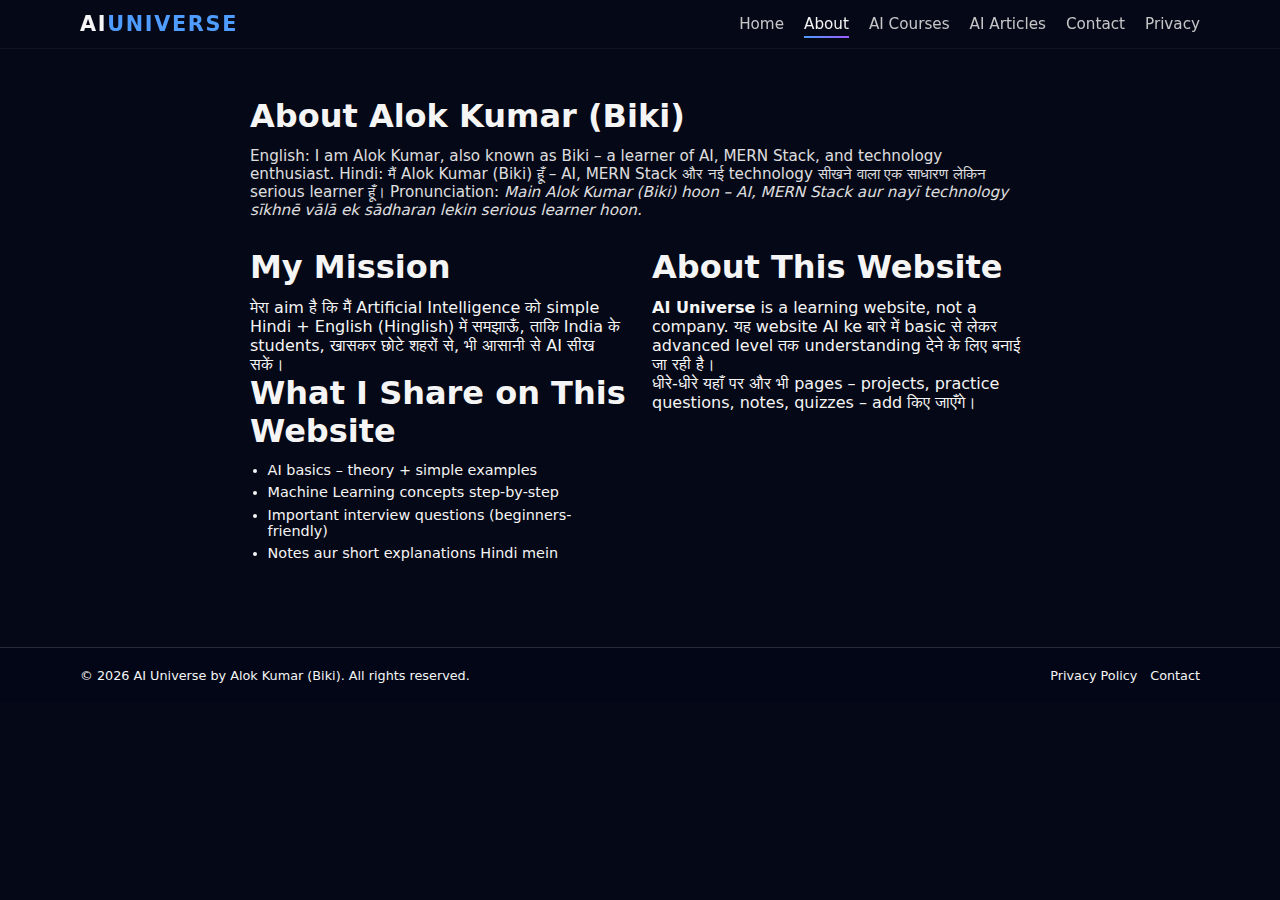
<file: about.html>
<!DOCTYPE html>
<html lang="en">
<head>
  <meta charset="UTF-8" />
  <meta name="viewport" content="width=device-width, initial-scale=1.0" />
  <title>About Alok Kumar | AI Universe</title>
  <meta name="description" content="Know about Alok Kumar (Biki), creator of AI Universe. Learn AI in simple Hindi + English.">
  <link rel="stylesheet" href="style.css" />
  <script defer src="script.js"></script>
</head>
<body>
  <header class="site-header">
    <div class="container nav-container">
      <a href="index.html" class="logo">AI<span>Universe</span></a>
      <nav class="nav-links" id="navLinks">
        <a href="index.html">Home</a>
        <a href="about.html" class="active">About</a>
        <a href="services.html">AI Courses</a>
        <a href="blog.html">AI Articles</a>
        <a href="contact.html">Contact</a>
        <a href="privacy-policy.html">Privacy</a>
      </nav>
      <button class="menu-toggle" id="menuToggle">☰</button>
    </div>
  </header>

  <section class="section">
    <div class="container narrow">
      <h1>About Alok Kumar (Biki)</h1>
      <p class="section-lead">
        English: I am Alok Kumar, also known as Biki – a learner of AI, MERN Stack, and technology enthusiast.  
        Hindi: मैं Alok Kumar (Biki) हूँ – AI, MERN Stack और नई technology सीखने वाला एक साधारण लेकिन serious learner हूँ।  
        Pronunciation: <em>Main Alok Kumar (Biki) hoon – AI, MERN Stack aur nayī technology sīkhnē vālā ek sādharan lekin serious learner hoon.</em>
      </p>

      <div class="about-grid">
        <div>
          <h2>My Mission</h2>
          <p>
            मेरा aim है कि मैं Artificial Intelligence को simple Hindi + English (Hinglish) में समझाऊँ,  
            ताकि India के students, खासकर छोटे शहरों से, भी आसानी से AI सीख सकें।
          </p>
          <h2>What I Share on This Website</h2>
          <ul class="list">
            <li>AI basics – theory + simple examples</li>
            <li>Machine Learning concepts step-by-step</li>
            <li>Important interview questions (beginners-friendly)</li>
            <li>Notes aur short explanations Hindi mein</li>
          </ul>
        </div>
        <div>
          <h2>About This Website</h2>
          <p>
            <strong>AI Universe</strong> is a learning website, not a company.  
            यह website AI ke बारे में basic से लेकर advanced level तक understanding देने के लिए बनाई जा रही है।
          </p>
          <p>
            धीरे-धीरे यहाँ पर और भी pages – projects, practice questions, notes, quizzes – add किए जाएँगे।
          </p>
        </div>
      </div>
    </div>
  </section>

  <footer class="site-footer">
    <div class="container footer-inner">
      <p>&copy; <span id="year"></span> AI Universe by Alok Kumar (Biki). All rights reserved.</p>
      <div class="footer-links">
        <a href="privacy-policy.html">Privacy Policy</a>
        <a href="contact.html">Contact</a>
      </div>
    </div>
  </footer>
</body>
</html>
</file>
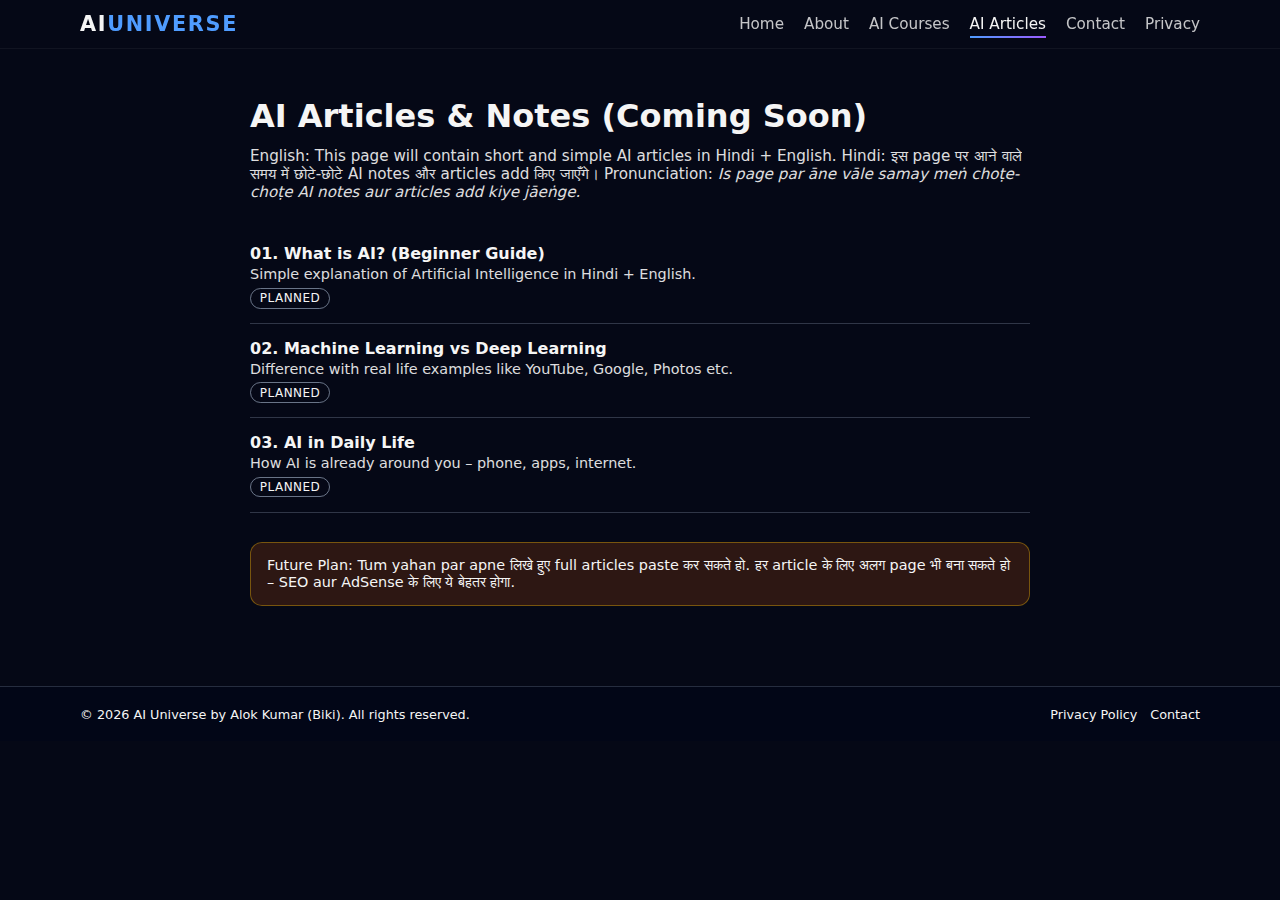
<file: blog.html>
<!DOCTYPE html>
<html lang="en">
<head>
  <meta charset="UTF-8" />
  <meta name="viewport" content="width=device-width, initial-scale=1.0" />
  <title>AI Articles & Notes | AI Universe</title>
  <meta name="description" content="Simple AI articles in Hindi + English. Learn AI concepts step-by-step with Alok Kumar.">
  <link rel="stylesheet" href="style.css" />
  <script defer src="script.js"></script>
</head>
<body>
  <header class="site-header">
    <div class="container nav-container">
      <a href="index.html" class="logo">AI<span>Universe</span></a>
      <nav class="nav-links" id="navLinks">
        <a href="index.html">Home</a>
        <a href="about.html">About</a>
        <a href="services.html">AI Courses</a>
        <a href="blog.html" class="active">AI Articles</a>
        <a href="contact.html">Contact</a>
        <a href="privacy-policy.html">Privacy</a>
      </nav>
      <button class="menu-toggle" id="menuToggle">☰</button>
    </div>
  </header>

  <section class="section">
    <div class="container narrow">
      <h1>AI Articles & Notes (Coming Soon)</h1>
      <p class="section-lead">
        English: This page will contain short and simple AI articles in Hindi + English.  
        Hindi: इस page पर आने वाले समय में छोटे-छोटे AI notes और articles add किए जाएँगे।  
        Pronunciation: <em>Is page par āne vāle samay meṅ choṭe-choṭe AI notes aur articles add kiye jāeṅge.</em>
      </p>

      <ul class="article-list">
        <li>
          <h3>01. What is AI? (Beginner Guide)</h3>
          <p>Simple explanation of Artificial Intelligence in Hindi + English.</p>
          <span class="tag">Planned</span>
        </li>
        <li>
          <h3>02. Machine Learning vs Deep Learning</h3>
          <p>Difference with real life examples like YouTube, Google, Photos etc.</p>
          <span class="tag">Planned</span>
        </li>
        <li>
          <h3>03. AI in Daily Life</h3>
          <p>How AI is already around you – phone, apps, internet.</p>
          <span class="tag">Planned</span>
        </li>
      </ul>

      <div class="notice-box">
        <p>
          Future Plan: Tum yahan par apne लिखे हुए full articles paste कर सकते हो.  
          हर article के लिए अलग page भी बना सकते हो – SEO aur AdSense के लिए ये बेहतर होगा.
        </p>
      </div>
    </div>
  </section>

  <footer class="site-footer">
    <div class="container footer-inner">
      <p>&copy; <span id="year"></span> AI Universe by Alok Kumar (Biki). All rights reserved.</p>
      <div class="footer-links">
        <a href="privacy-policy.html">Privacy Policy</a>
        <a href="contact.html">Contact</a>
      </div>
    </div>
  </footer>
</body>
</html>
</file>
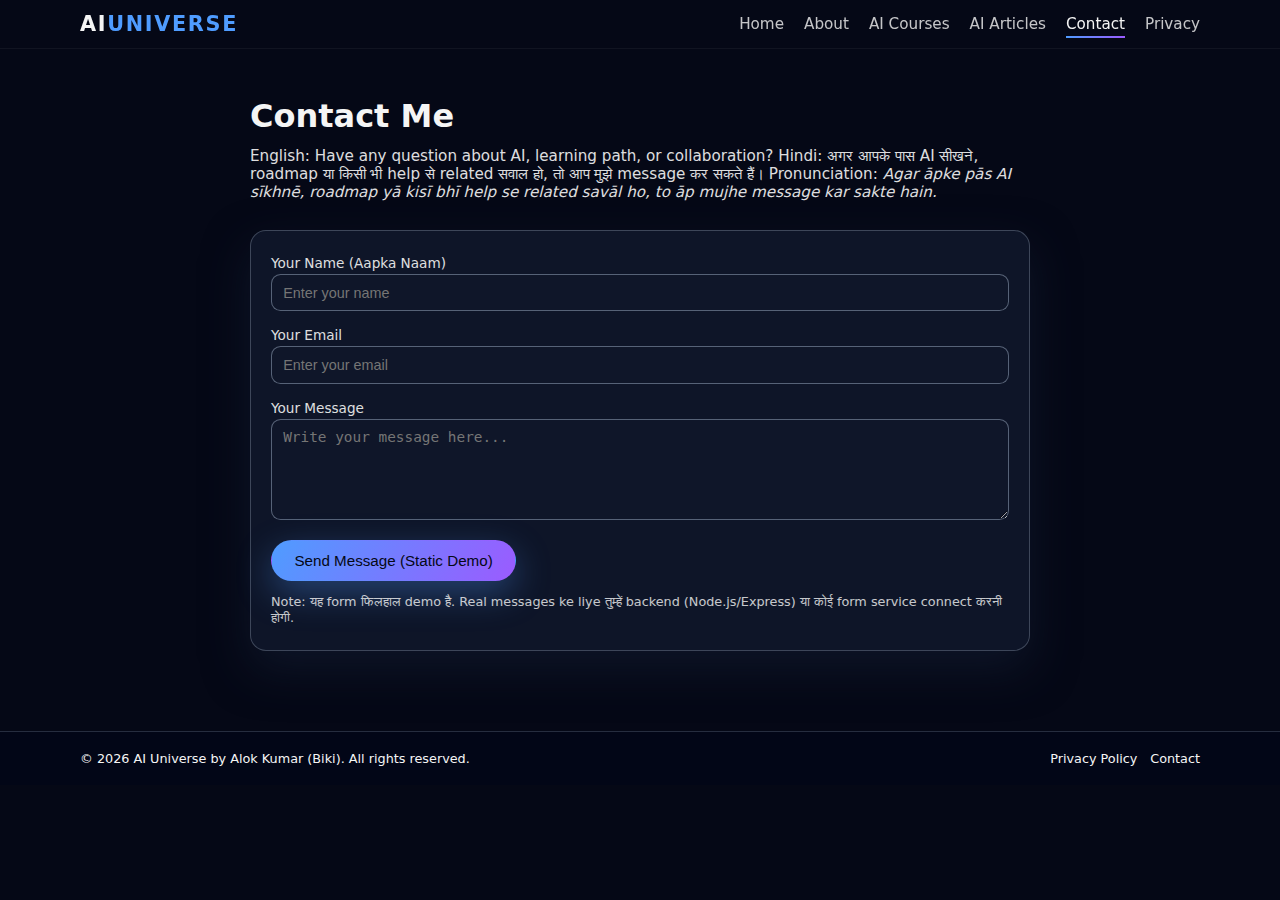
<file: contact.html>
<!DOCTYPE html>
<html lang="en">
<head>
  <meta charset="UTF-8" />
  <meta name="viewport" content="width=device-width, initial-scale=1.0" />
  <title>Contact | AI Universe by Alok</title>
  <meta name="description" content="Contact Alok Kumar (Biki) for AI learning guidance or collaboration.">
  <link rel="stylesheet" href="style.css" />
  <script defer src="script.js"></script>
</head>
<body>
  <header class="site-header">
    <div class="container nav-container">
      <a href="index.html" class="logo">AI<span>Universe</span></a>
      <nav class="nav-links" id="navLinks">
        <a href="index.html">Home</a>
        <a href="about.html">About</a>
        <a href="services.html">AI Courses</a>
        <a href="blog.html">AI Articles</a>
        <a href="contact.html" class="active">Contact</a>
        <a href="privacy-policy.html">Privacy</a>
      </nav>
      <button class="menu-toggle" id="menuToggle">☰</button>
    </div>
  </header>

  <section class="section">
    <div class="container narrow">
      <h1>Contact Me</h1>
      <p class="section-lead">
        English: Have any question about AI, learning path, or collaboration?  
        Hindi: अगर आपके पास AI सीखने, roadmap या किसी भी help से related सवाल हो, तो आप मुझे message कर सकते हैं।  
        Pronunciation: <em>Agar āpke pās AI sīkhnē, roadmap yā kisī bhī help se related savāl ho, to āp mujhe message kar sakte hain.</em>
      </p>

      <!-- NOTE: This is a static form. For real email sending, backend या form service (Formspree आदि) use करना होगा -->
      <form class="contact-form">
        <div class="form-group">
          <label for="name">Your Name (Aapka Naam)</label>
          <input type="text" id="name" name="name" placeholder="Enter your name" required />
        </div>
        <div class="form-group">
          <label for="email">Your Email</label>
          <input type="email" id="email" name="email" placeholder="Enter your email" required />
        </div>
        <div class="form-group">
          <label for="message">Your Message</label>
          <textarea id="message" name="message" rows="5" placeholder="Write your message here..." required></textarea>
        </div>
        <button type="submit" class="btn primary" disabled>
          Send Message (Static Demo)
        </button>
        <p class="form-note">
          Note: यह form फिलहाल demo है. Real messages ke liye तुम्हें backend (Node.js/Express) या कोई form service connect करनी होगी.
        </p>
      </form>
    </div>
  </section>

  <footer class="site-footer">
    <div class="container footer-inner">
      <p>&copy; <span id="year"></span> AI Universe by Alok Kumar (Biki). All rights reserved.</p>
      <div class="footer-links">
        <a href="privacy-policy.html">Privacy Policy</a>
        <a href="contact.html">Contact</a>
      </div>
    </div>
  </footer>
</body>
</html>
</file>
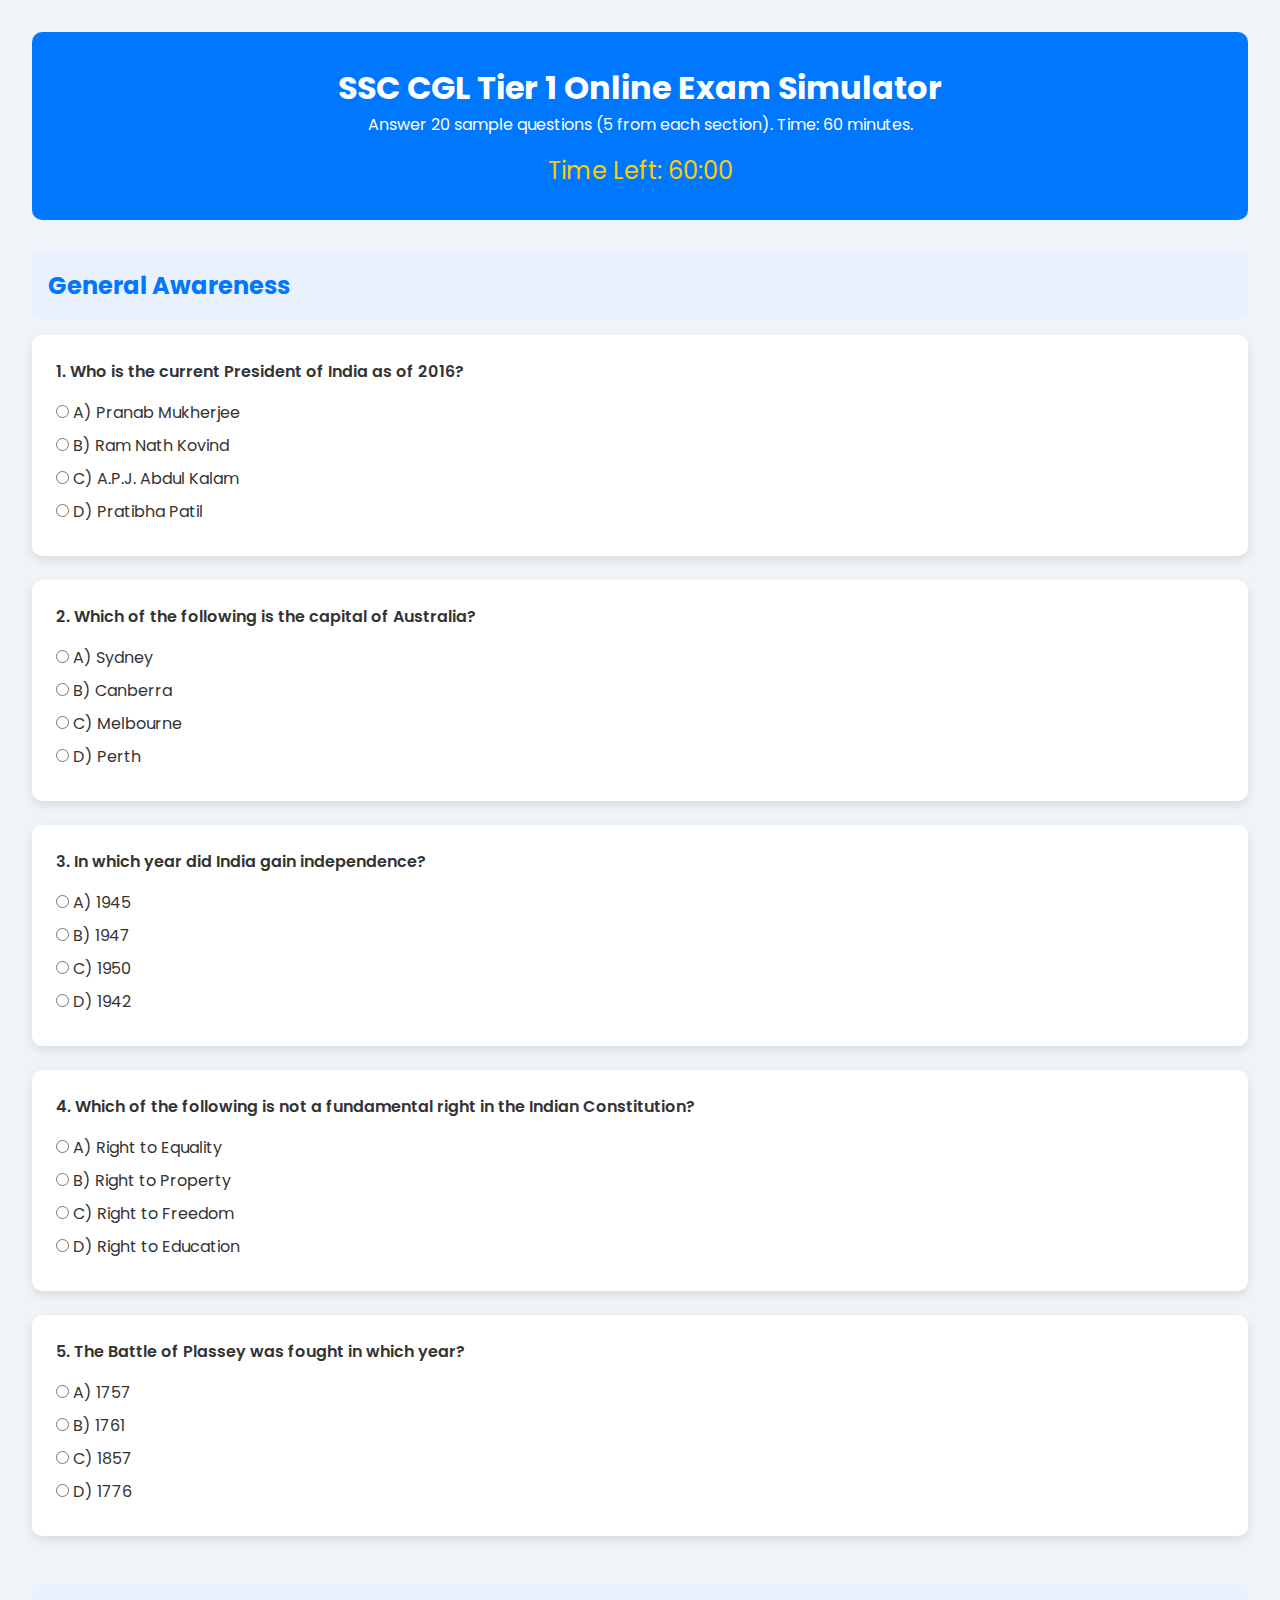
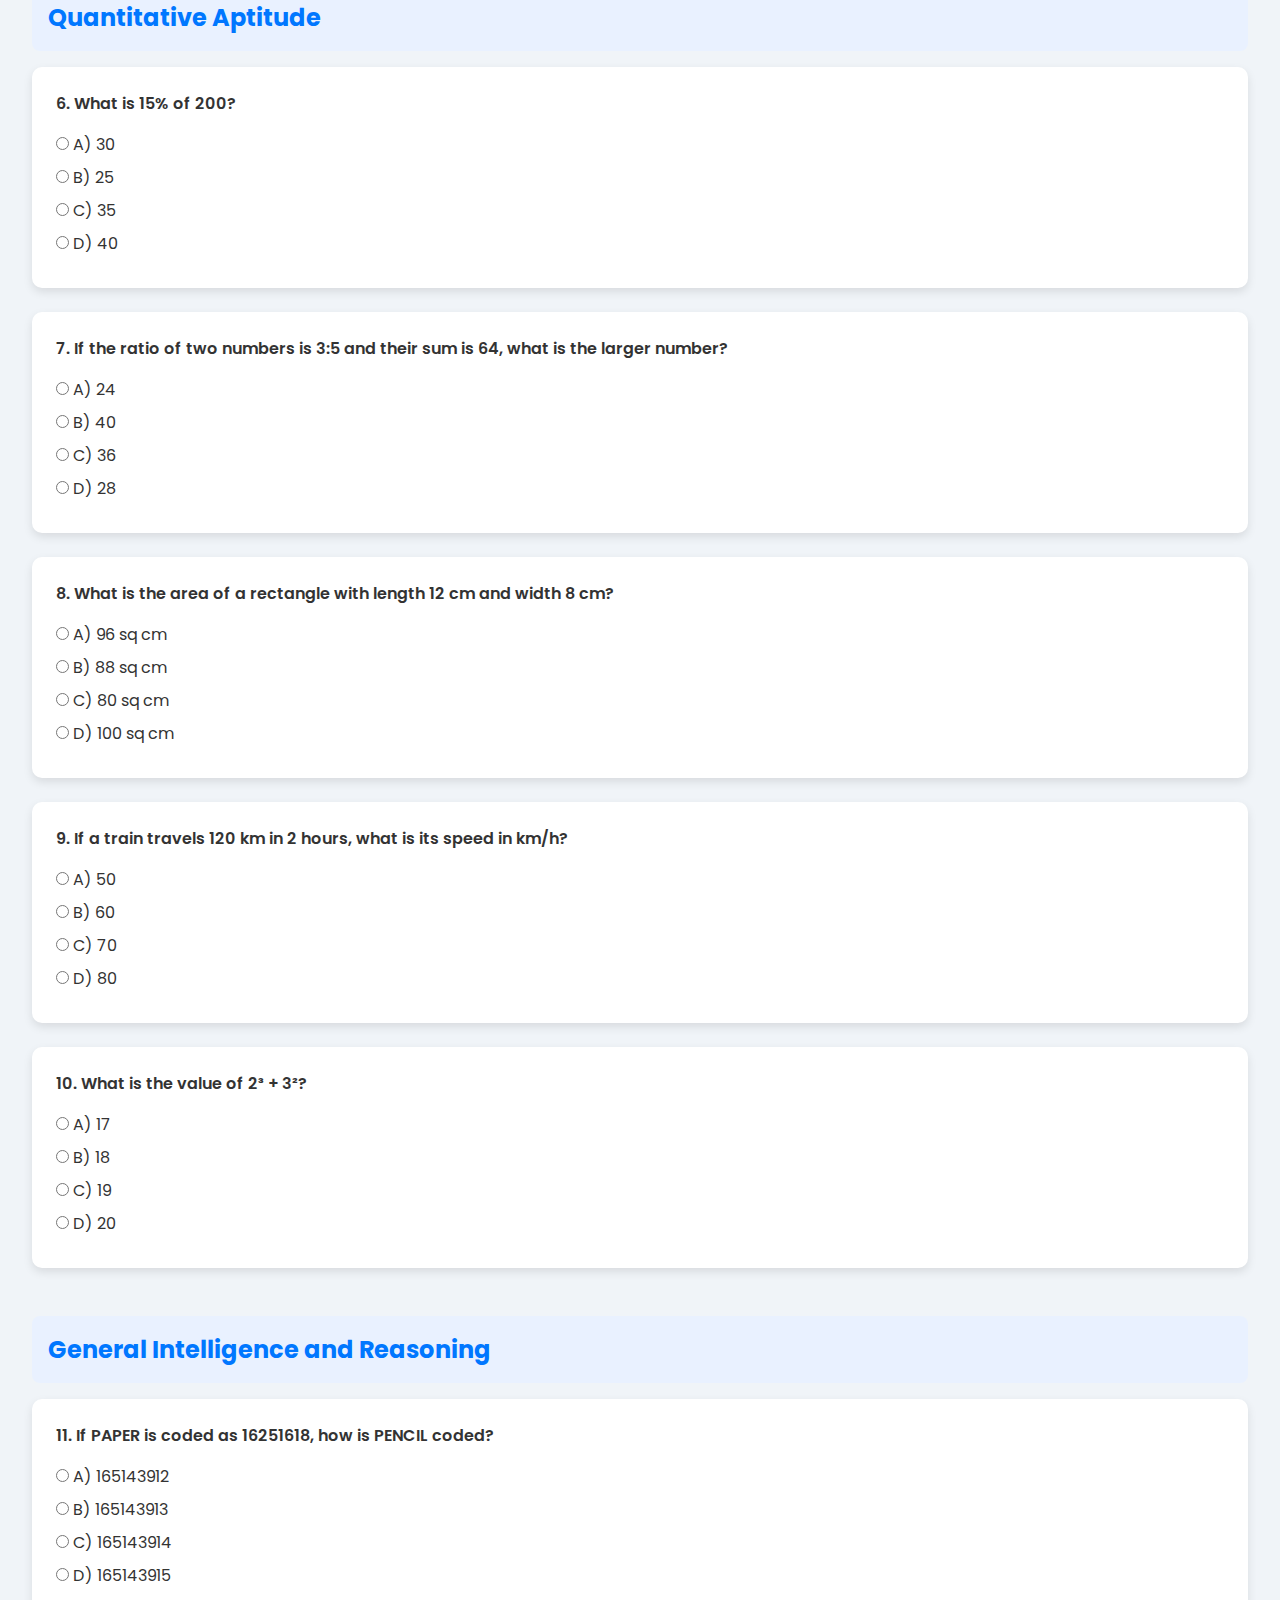
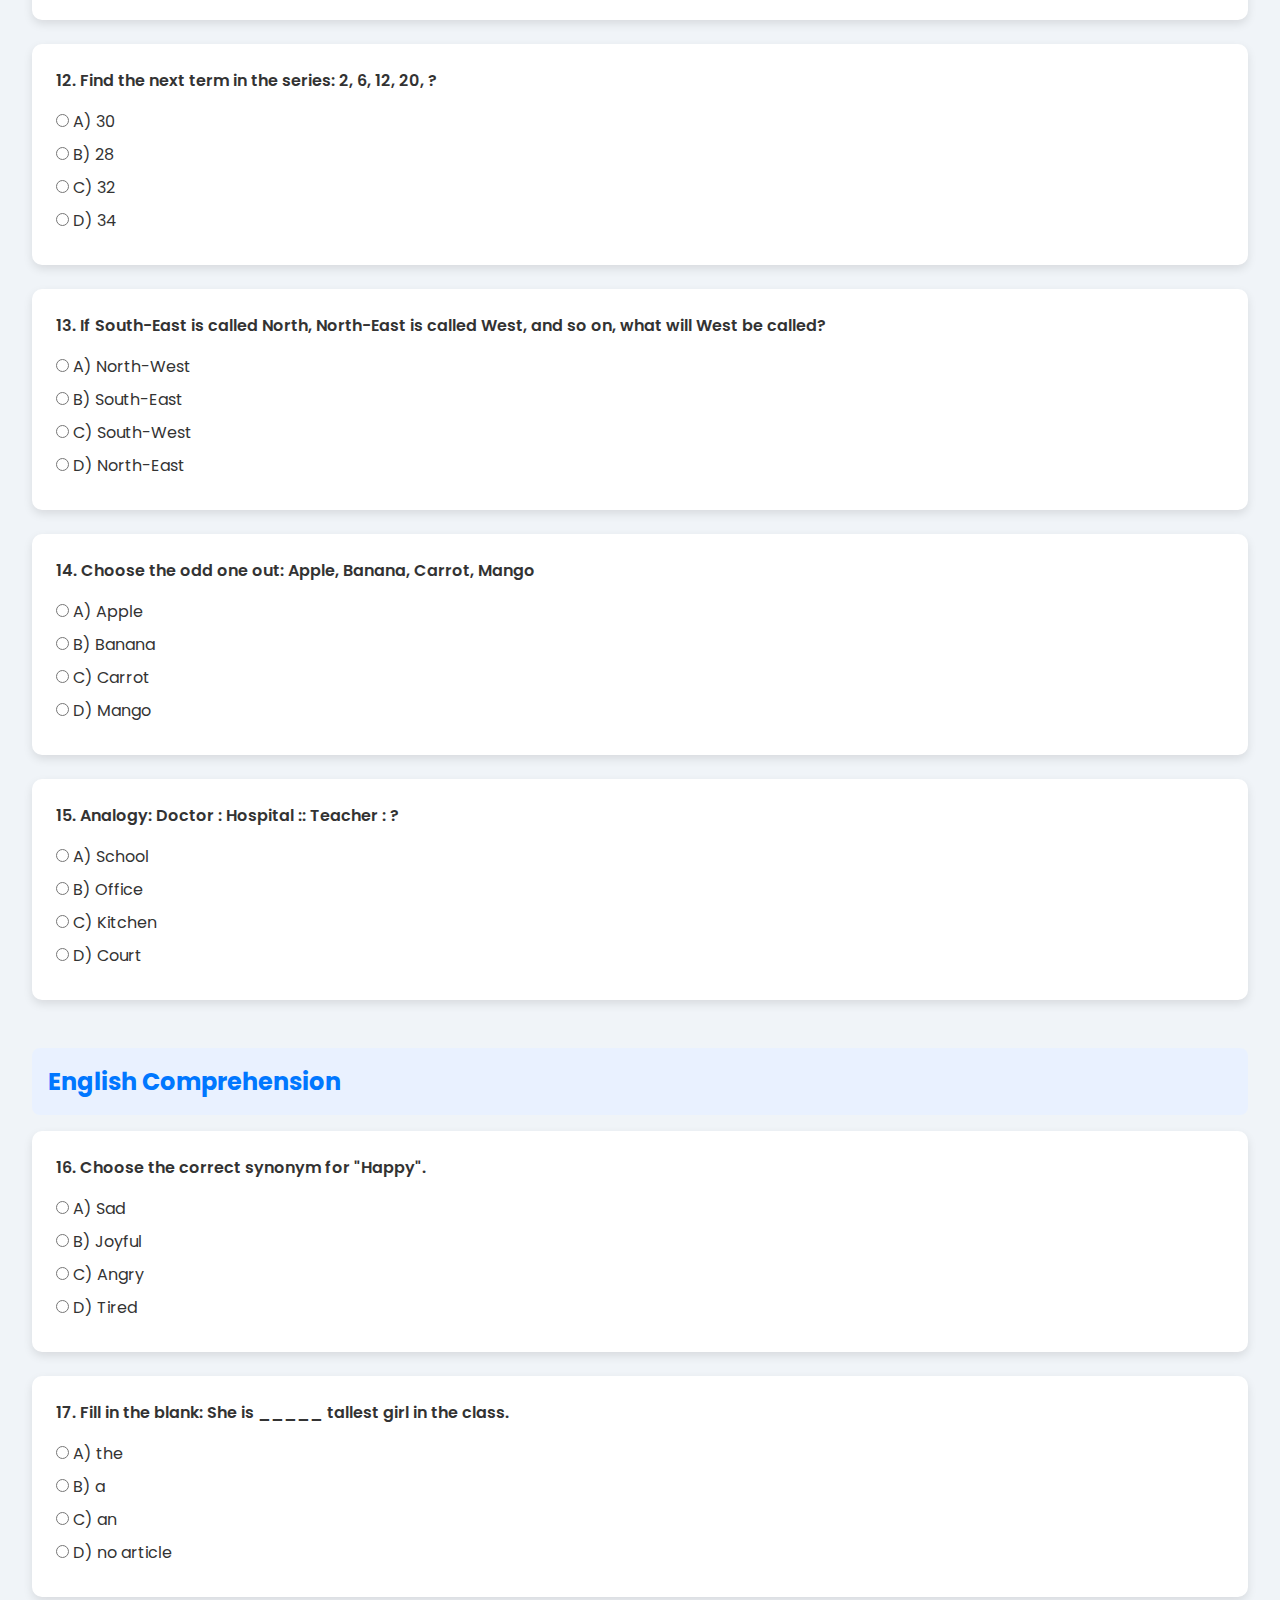
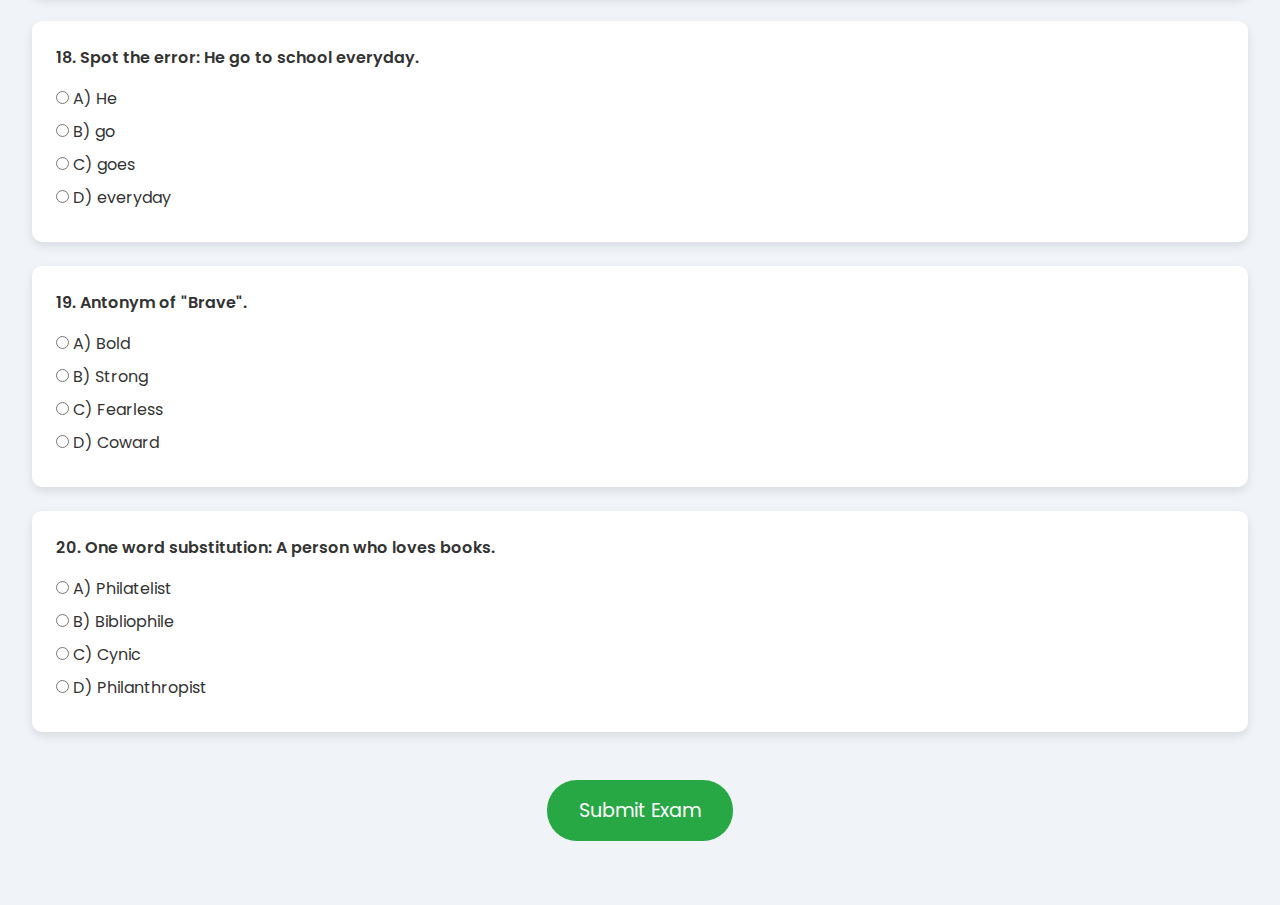
<file: exam.html>
<!DOCTYPE html>
<html lang="en">
<head>
    <meta charset="UTF-8">
    <meta name="viewport" content="width=device-width, initial-scale=1.0">
    <title>SSC Online Exam Simulator for CGL Tier 1</title>
    <!-- Google Fonts -->
    <link href="https://fonts.googleapis.com/css2?family=Poppins:wght@300;400;600&display=swap" rel="stylesheet">
    <style>
        * {
            margin: 0;
            padding: 0;
            box-sizing: border-box;
            font-family: 'Poppins', sans-serif;
        }
        body {
            background: #f0f4f8;
            color: #333;
            padding: 2rem;
        }
        header {
            text-align: center;
            padding: 2rem;
            background: #0077ff;
            color: white;
            border-radius: 10px;
            margin-bottom: 2rem;
        }
        header h1 {
            font-size: 2rem;
        }
        #timer {
            font-size: 1.5rem;
            margin-top: 1rem;
            color: #ffcc00;
        }
        .section {
            margin-bottom: 3rem;
        }
        .section h2 {
            background: #e9f1ff;
            padding: 1rem;
            border-radius: 8px;
            margin-bottom: 1rem;
            color: #0077ff;
        }
        .question {
            background: white;
            padding: 1.5rem;
            border-radius: 10px;
            box-shadow: 0 4px 10px rgba(0,0,0,0.1);
            margin-bottom: 1.5rem;
        }
        .question p {
            font-weight: 600;
            margin-bottom: 1rem;
        }
        .options label {
            display: block;
            margin-bottom: 0.5rem;
            cursor: pointer;
        }
        #submit {
            display: block;
            margin: 2rem auto;
            padding: 1rem 2rem;
            background: #28a745;
            color: white;
            border: none;
            border-radius: 30px;
            font-size: 1.2rem;
            cursor: pointer;
            transition: background 0.3s ease;
        }
        #submit:hover {
            background: #218838;
        }
        #score {
            text-align: center;
            font-size: 1.5rem;
            margin-top: 2rem;
            color: #0077ff;
        }
        @media (max-width: 768px) {
            body { padding: 1rem; }
            header h1 { font-size: 1.5rem; }
        }
    </style>
    <script>
        let time = 3600; // 60 minutes in seconds
        const timerElement = document.getElementById('timer');
        const interval = setInterval(() => {
            time--;
            const minutes = Math.floor(time / 60);
            const seconds = time % 60;
            timerElement.textContent = `Time Left: ${minutes}:${seconds < 10 ? '0' : ''}${seconds}`;
            if (time <= 0) {
                clearInterval(interval);
                submitExam();
            }
        }, 1000);

        function submitExam() {
            clearInterval(interval);
            const form = document.getElementById('examForm');
            const questions = [
                // General Awareness answers
                'A', 'B', 'B', 'B', 'A',
                // Quantitative Aptitude
                'A', 'B', 'A', 'B', 'A',
                // General Intelligence and Reasoning
                'A', 'A', 'B', 'C', 'A',
                // English Comprehension (assuming typical, as data was cut off - I added samples)
                'B', 'A', 'C', 'D', 'B'
            ];
            let score = 0;
            for (let i = 0; i < questions.length; i++) {
                const selected = form.querySelector(`input[name="q${i+1}"]:checked`);
                if (selected && selected.value === questions[i]) {
                    score += 2; // 2 marks per question
                }
            }
            document.getElementById('score').textContent = `Your Score: ${score} / 40`;
            form.style.display = 'none';
            document.getElementById('submit').style.display = 'none';
        }
    </script>
</head>
<body>
    <header>
        <h1>SSC CGL Tier 1 Online Exam Simulator</h1>
        <p>Answer 20 sample questions (5 from each section). Time: 60 minutes.</p>
        <div id="timer">Time Left: 60:00</div>
    </header>

    <form id="examForm">
        <div class="section">
            <h2>General Awareness</h2>
            <div class="question">
                <p>1. Who is the current President of India as of 2016?</p>
                <div class="options">
                    <label><input type="radio" name="q1" value="A"> A) Pranab Mukherjee</label>
                    <label><input type="radio" name="q1" value="B"> B) Ram Nath Kovind</label>
                    <label><input type="radio" name="q1" value="C"> C) A.P.J. Abdul Kalam</label>
                    <label><input type="radio" name="q1" value="D"> D) Pratibha Patil</label>
                </div>
            </div>
            <div class="question">
                <p>2. Which of the following is the capital of Australia?</p>
                <div class="options">
                    <label><input type="radio" name="q2" value="A"> A) Sydney</label>
                    <label><input type="radio" name="q2" value="B"> B) Canberra</label>
                    <label><input type="radio" name="q2" value="C"> C) Melbourne</label>
                    <label><input type="radio" name="q2" value="D"> D) Perth</label>
                </div>
            </div>
            <div class="question">
                <p>3. In which year did India gain independence?</p>
                <div class="options">
                    <label><input type="radio" name="q3" value="A"> A) 1945</label>
                    <label><input type="radio" name="q3" value="B"> B) 1947</label>
                    <label><input type="radio" name="q3" value="C"> C) 1950</label>
                    <label><input type="radio" name="q3" value="D"> D) 1942</label>
                </div>
            </div>
            <div class="question">
                <p>4. Which of the following is not a fundamental right in the Indian Constitution?</p>
                <div class="options">
                    <label><input type="radio" name="q4" value="A"> A) Right to Equality</label>
                    <label><input type="radio" name="q4" value="B"> B) Right to Property</label>
                    <label><input type="radio" name="q4" value="C"> C) Right to Freedom</label>
                    <label><input type="radio" name="q4" value="D"> D) Right to Education</label>
                </div>
            </div>
            <div class="question">
                <p>5. The Battle of Plassey was fought in which year?</p>
                <div class="options">
                    <label><input type="radio" name="q5" value="A"> A) 1757</label>
                    <label><input type="radio" name="q5" value="B"> B) 1761</label>
                    <label><input type="radio" name="q5" value="C"> C) 1857</label>
                    <label><input type="radio" name="q5" value="D"> D) 1776</label>
                </div>
            </div>
        </div>

        <div class="section">
            <h2>Quantitative Aptitude</h2>
            <div class="question">
                <p>6. What is 15% of 200?</p>
                <div class="options">
                    <label><input type="radio" name="q6" value="A"> A) 30</label>
                    <label><input type="radio" name="q6" value="B"> B) 25</label>
                    <label><input type="radio" name="q6" value="C"> C) 35</label>
                    <label><input type="radio" name="q6" value="D"> D) 40</label>
                </div>
            </div>
            <div class="question">
                <p>7. If the ratio of two numbers is 3:5 and their sum is 64, what is the larger number?</p>
                <div class="options">
                    <label><input type="radio" name="q7" value="A"> A) 24</label>
                    <label><input type="radio" name="q7" value="B"> B) 40</label>
                    <label><input type="radio" name="q7" value="C"> C) 36</label>
                    <label><input type="radio" name="q7" value="D"> D) 28</label>
                </div>
            </div>
            <div class="question">
                <p>8. What is the area of a rectangle with length 12 cm and width 8 cm?</p>
                <div class="options">
                    <label><input type="radio" name="q8" value="A"> A) 96 sq cm</label>
                    <label><input type="radio" name="q8" value="B"> B) 88 sq cm</label>
                    <label><input type="radio" name="q8" value="C"> C) 80 sq cm</label>
                    <label><input type="radio" name="q8" value="D"> D) 100 sq cm</label>
                </div>
            </div>
            <div class="question">
                <p>9. If a train travels 120 km in 2 hours, what is its speed in km/h?</p>
                <div class="options">
                    <label><input type="radio" name="q9" value="A"> A) 50</label>
                    <label><input type="radio" name="q9" value="B"> B) 60</label>
                    <label><input type="radio" name="q9" value="C"> C) 70</label>
                    <label><input type="radio" name="q9" value="D"> D) 80</label>
                </div>
            </div>
            <div class="question">
                <p>10. What is the value of 2³ + 3²?</p>
                <div class="options">
                    <label><input type="radio" name="q10" value="A"> A) 17</label>
                    <label><input type="radio" name="q10" value="B"> B) 18</label>
                    <label><input type="radio" name="q10" value="C"> C) 19</label>
                    <label><input type="radio" name="q10" value="D"> D) 20</label>
                </div>
            </div>
        </div>

        <div class="section">
            <h2>General Intelligence and Reasoning</h2>
            <div class="question">
                <p>11. If PAPER is coded as 16251618, how is PENCIL coded?</p>
                <div class="options">
                    <label><input type="radio" name="q11" value="A"> A) 165143912</label>
                    <label><input type="radio" name="q11" value="B"> B) 165143913</label>
                    <label><input type="radio" name="q11" value="C"> C) 165143914</label>
                    <label><input type="radio" name="q11" value="D"> D) 165143915</label>
                </div>
            </div>
            <div class="question">
                <p>12. Find the next term in the series: 2, 6, 12, 20, ?</p>
                <div class="options">
                    <label><input type="radio" name="q12" value="A"> A) 30</label>
                    <label><input type="radio" name="q12" value="B"> B) 28</label>
                    <label><input type="radio" name="q12" value="C"> C) 32</label>
                    <label><input type="radio" name="q12" value="D"> D) 34</label>
                </div>
            </div>
            <div class="question">
                <p>13. If South-East is called North, North-East is called West, and so on, what will West be called?</p>
                <div class="options">
                    <label><input type="radio" name="q13" value="A"> A) North-West</label>
                    <label><input type="radio" name="q13" value="B"> B) South-East</label>
                    <label><input type="radio" name="q13" value="C"> C) South-West</label>
                    <label><input type="radio" name="q13" value="D"> D) North-East</label>
                </div>
            </div>
            <div class="question">
                <p>14. Choose the odd one out: Apple, Banana, Carrot, Mango</p>
                <div class="options">
                    <label><input type="radio" name="q14" value="A"> A) Apple</label>
                    <label><input type="radio" name="q14" value="B"> B) Banana</label>
                    <label><input type="radio" name="q14" value="C"> C) Carrot</label>
                    <label><input type="radio" name="q14" value="D"> D) Mango</label>
                </div>
            </div>
            <div class="question">
                <p>15. Analogy: Doctor : Hospital :: Teacher : ?</p>
                <div class="options">
                    <label><input type="radio" name="q15" value="A"> A) School</label>
                    <label><input type="radio" name="q15" value="B"> B) Office</label>
                    <label><input type="radio" name="q15" value="C"> C) Kitchen</label>
                    <label><input type="radio" name="q15" value="D"> D) Court</label>
                </div>
            </div>
        </div>

        <div class="section">
            <h2>English Comprehension</h2>
            <div class="question">
                <p>16. Choose the correct synonym for "Happy".</p>
                <div class="options">
                    <label><input type="radio" name="q16" value="A"> A) Sad</label>
                    <label><input type="radio" name="q16" value="B"> B) Joyful</label>
                    <label><input type="radio" name="q16" value="C"> C) Angry</label>
                    <label><input type="radio" name="q16" value="D"> D) Tired</label>
                </div>
            </div>
            <div class="question">
                <p>17. Fill in the blank: She is _____ tallest girl in the class.</p>
                <div class="options">
                    <label><input type="radio" name="q17" value="A"> A) the</label>
                    <label><input type="radio" name="q17" value="B"> B) a</label>
                    <label><input type="radio" name="q17" value="C"> C) an</label>
                    <label><input type="radio" name="q17" value="D"> D) no article</label>
                </div>
            </div>
            <div class="question">
                <p>18. Spot the error: He go to school everyday.</p>
                <div class="options">
                    <label><input type="radio" name="q18" value="A"> A) He</label>
                    <label><input type="radio" name="q18" value="B"> B) go</label>
                    <label><input type="radio" name="q18" value="C"> C) goes</label>
                    <label><input type="radio" name="q18" value="D"> D) everyday</label>
                </div>
            </div>
            <div class="question">
                <p>19. Antonym of "Brave".</p>
                <div class="options">
                    <label><input type="radio" name="q19" value="A"> A) Bold</label>
                    <label><input type="radio" name="q19" value="B"> B) Strong</label>
                    <label><input type="radio" name="q19" value="C"> C) Fearless</label>
                    <label><input type="radio" name="q19" value="D"> D) Coward</label>
                </div>
            </div>
            <div class="question">
                <p>20. One word substitution: A person who loves books.</p>
                <div class="options">
                    <label><input type="radio" name="q20" value="A"> A) Philatelist</label>
                    <label><input type="radio" name="q20" value="B"> B) Bibliophile</label>
                    <label><input type="radio" name="q20" value="C"> C) Cynic</label>
                    <label><input type="radio" name="q20" value="D"> D) Philanthropist</label>
                </div>
            </div>
        </div>
    </form>

    <button id="submit" onclick="submitExam()">Submit Exam</button>
    <div id="score"></div>
</body>
</html>
</file>
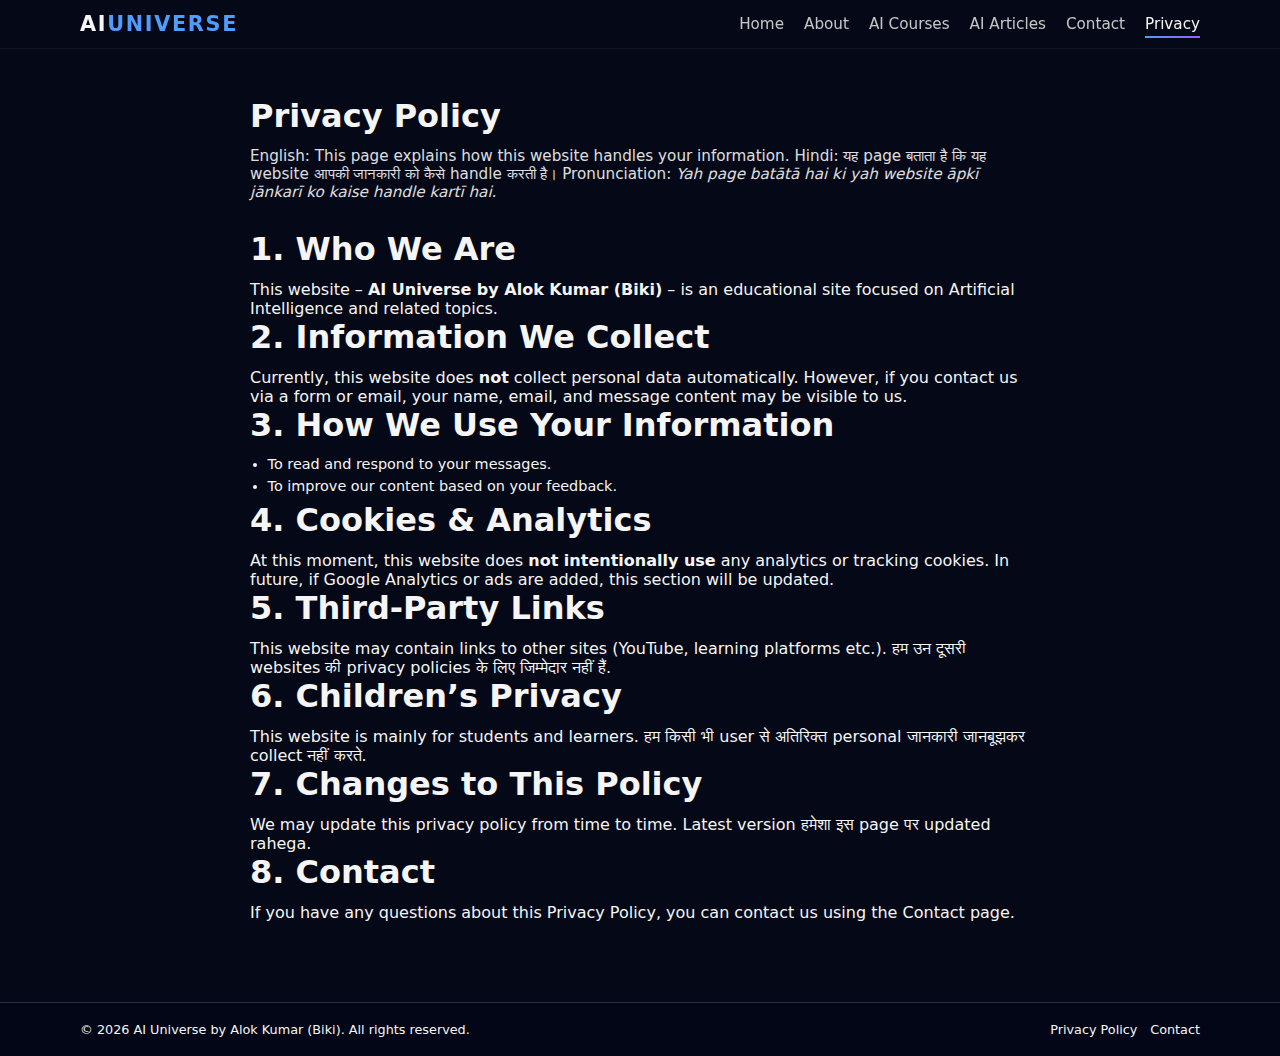
<file: privacy-policy.html>
<!DOCTYPE html>
<html lang="en">
<head>
  <meta charset="UTF-8" />
  <meta name="viewport" content="width=device-width, initial-scale=1.0" />
  <title>Privacy Policy | AI Universe by Alok</title>
  <meta name="description" content="Privacy Policy of AI Universe by Alok Kumar (Biki).">
  <link rel="stylesheet" href="style.css" />
  <script defer src="script.js"></script>
</head>
<body>
  <header class="site-header">
    <div class="container nav-container">
      <a href="index.html" class="logo">AI<span>Universe</span></a>
      <nav class="nav-links" id="navLinks">
        <a href="index.html">Home</a>
        <a href="about.html">About</a>
        <a href="services.html">AI Courses</a>
        <a href="blog.html">AI Articles</a>
        <a href="contact.html">Contact</a>
        <a href="privacy-policy.html" class="active">Privacy</a>
      </nav>
      <button class="menu-toggle" id="menuToggle">☰</button>
    </div>
  </header>

  <section class="section">
    <div class="container narrow">
      <h1>Privacy Policy</h1>
      <p class="section-lead">
        English: This page explains how this website handles your information.  
        Hindi: यह page बताता है कि यह website आपकी जानकारी को कैसे handle करती है।  
        Pronunciation: <em>Yah page batātā hai ki yah website āpkī jānkarī ko kaise handle kartī hai.</em>
      </p>

      <h2>1. Who We Are</h2>
      <p>
        This website – <strong>AI Universe by Alok Kumar (Biki)</strong> – is an educational site focused on Artificial Intelligence and related topics.
      </p>

      <h2>2. Information We Collect</h2>
      <p>
        Currently, this website does <strong>not</strong> collect personal data automatically.  
        However, if you contact us via a form or email, your name, email, and message content may be visible to us.
      </p>

      <h2>3. How We Use Your Information</h2>
      <ul class="list">
        <li>To read and respond to your messages.</li>
        <li>To improve our content based on your feedback.</li>
      </ul>

      <h2>4. Cookies & Analytics</h2>
      <p>
        At this moment, this website does <strong>not intentionally use</strong> any analytics or tracking cookies.  
        In future, if Google Analytics or ads are added, this section will be updated.
      </p>

      <h2>5. Third-Party Links</h2>
      <p>
        This website may contain links to other sites (YouTube, learning platforms etc.).  
        हम उन दूसरी websites की privacy policies के लिए जिम्मेदार नहीं हैं.
      </p>

      <h2>6. Children’s Privacy</h2>
      <p>
        This website is mainly for students and learners.  
        हम किसी भी user से अतिरिक्त personal जानकारी जानबूझकर collect नहीं करते.
      </p>

      <h2>7. Changes to This Policy</h2>
      <p>
        We may update this privacy policy from time to time.  
        Latest version हमेशा इस page पर updated rahega.
      </p>

      <h2>8. Contact</h2>
      <p>
        If you have any questions about this Privacy Policy, you can contact us using the Contact page.
      </p>
    </div>
  </section>

  <footer class="site-footer">
    <div class="container footer-inner">
      <p>&copy; <span id="year"></span> AI Universe by Alok Kumar (Biki). All rights reserved.</p>
      <div class="footer-links">
        <a href="privacy-policy.html">Privacy Policy</a>
        <a href="contact.html">Contact</a>
      </div>
    </div>
  </footer>
</body>
</html>
</file>
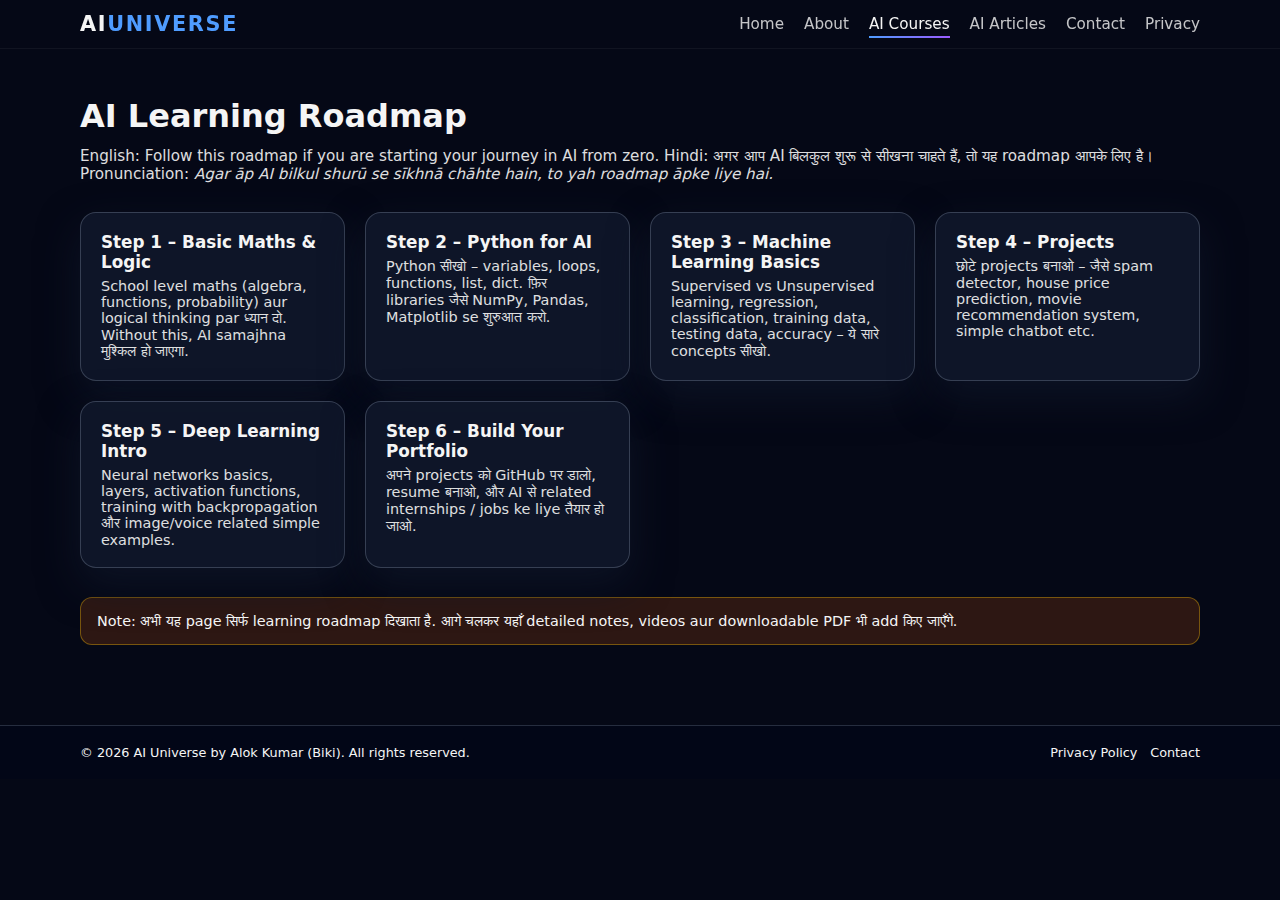
<file: services.html>
<!DOCTYPE html>
<html lang="en">
<head>
  <meta charset="UTF-8" />
  <meta name="viewport" content="width=device-width, initial-scale=1.0" />
  <title>AI Learning Paths | AI Universe</title>
  <meta name="description" content="Free AI learning roadmap in Hindi + English by Alok Kumar. Learn AI, ML, Python, and data science step-by-step.">
  <link rel="stylesheet" href="style.css" />
  <script defer src="script.js"></script>
</head>
<body>
  <header class="site-header">
    <div class="container nav-container">
      <a href="index.html" class="logo">AI<span>Universe</span></a>
      <nav class="nav-links" id="navLinks">
        <a href="index.html">Home</a>
        <a href="about.html">About</a>
        <a href="services.html" class="active">AI Courses</a>
        <a href="blog.html">AI Articles</a>
        <a href="contact.html">Contact</a>
        <a href="privacy-policy.html">Privacy</a>
      </nav>
      <button class="menu-toggle" id="menuToggle">☰</button>
    </div>
  </header>

  <section class="section">
    <div class="container">
      <h1>AI Learning Roadmap</h1>
      <p class="section-lead">
        English: Follow this roadmap if you are starting your journey in AI from zero.  
        Hindi: अगर आप AI बिलकुल शुरू से सीखना चाहते हैं, तो यह roadmap आपके लिए है।  
        Pronunciation: <em>Agar āp AI bilkul shurū se sīkhnā chāhte hain, to yah roadmap āpke liye hai.</em>
      </p>

      <div class="cards-grid">
        <div class="card">
          <h3>Step 1 – Basic Maths & Logic</h3>
          <p>
            School level maths (algebra, functions, probability) aur logical thinking par ध्यान दो.  
            Without this, AI samajhna मुश्किल हो जाएगा.
          </p>
        </div>
        <div class="card">
          <h3>Step 2 – Python for AI</h3>
          <p>
            Python सीखो – variables, loops, functions, list, dict.  
            फ़िर libraries जैसे NumPy, Pandas, Matplotlib se शुरुआत करो.
          </p>
        </div>
        <div class="card">
          <h3>Step 3 – Machine Learning Basics</h3>
          <p>
            Supervised vs Unsupervised learning, regression, classification,  
            training data, testing data, accuracy – ये सारे concepts सीखो.
          </p>
        </div>
        <div class="card">
          <h3>Step 4 – Projects</h3>
          <p>
            छोटे projects बनाओ – जैसे spam detector, house price prediction,  
            movie recommendation system, simple chatbot etc.
          </p>
        </div>
        <div class="card">
          <h3>Step 5 – Deep Learning Intro</h3>
          <p>
            Neural networks basics, layers, activation functions, training with backpropagation  
            और image/voice related simple examples.
          </p>
        </div>
        <div class="card">
          <h3>Step 6 – Build Your Portfolio</h3>
          <p>
            अपने projects को GitHub पर डालो, resume बनाओ,  
            और AI से related internships / jobs ke liye तैयार हो जाओ.
          </p>
        </div>
      </div>

      <div class="notice-box">
        <p>
          Note: अभी यह page सिर्फ learning roadmap दिखाता है.  
          आगे चलकर यहाँ detailed notes, videos aur downloadable PDF भी add किए जाएँगे.
        </p>
      </div>
    </div>
  </section>

  <footer class="site-footer">
    <div class="container footer-inner">
      <p>&copy; <span id="year"></span> AI Universe by Alok Kumar (Biki). All rights reserved.</p>
      <div class="footer-links">
        <a href="privacy-policy.html">Privacy Policy</a>
        <a href="contact.html">Contact</a>
      </div>
    </div>
  </footer>
</body>
</html>
</file>
<file: style.css>
/* General Reset */
* {
  margin: 0;
  padding: 0;
  box-sizing: border-box;
}

html, body {
  font-family: system-ui, -apple-system, BlinkMacSystemFont, "Segoe UI", sans-serif;
  background: #050816;
  color: #f5f5f5;
  scroll-behavior: smooth;
}

a {
  color: inherit;
  text-decoration: none;
}

img {
  max-width: 100%;
  display: block;
}

/* Container */
.container {
  width: 90%;
  max-width: 1120px;
  margin: 0 auto;
}

/* Header */
.site-header {
  position: sticky;
  top: 0;
  z-index: 1000;
  background: rgba(5, 8, 22, 0.95);
  backdrop-filter: blur(12px);
  border-bottom: 1px solid rgba(255, 255, 255, 0.05);
}

.nav-container {
  display: flex;
  align-items: center;
  justify-content: space-between;
  padding: 0.75rem 0;
}

.logo {
  font-weight: 700;
  font-size: 1.3rem;
  letter-spacing: 0.08em;
  text-transform: uppercase;
}
.logo span {
  color: #4f9cff;
}

/* Nav */
.nav-links {
  display: flex;
  align-items: center;
  gap: 1.25rem;
}

.nav-links a {
  font-size: 0.95rem;
  opacity: 0.8;
  position: relative;
}
.nav-links a:hover,
.nav-links a.active {
  opacity: 1;
}
.nav-links a::after {
  content: "";
  position: absolute;
  left: 0;
  bottom: -0.3rem;
  width: 0;
  height: 2px;
  background: linear-gradient(90deg, #4f9cff, #9b5bff);
  transition: width 0.2s ease;
}
.nav-links a:hover::after,
.nav-links a.active::after {
  width: 100%;
}

/* Mobile Menu Toggle */
.menu-toggle {
  display: none;
  border: none;
  background: transparent;
  font-size: 1.4rem;
  color: #f5f5f5;
  cursor: pointer;
}

/* Hero */
.hero {
  padding: 3.5rem 0 3rem;
  background: radial-gradient(circle at top, #1a2a4a 0, #050816 55%);
}

.hero-inner {
  display: grid;
  grid-template-columns: minmax(0, 1.4fr) minmax(0, 1fr);
  gap: 2.5rem;
  align-items: center;
}

.hero-text h1 {
  font-size: 2.4rem;
  line-height: 1.25;
  margin-bottom: 1rem;
}
.hero-text h1 span {
  background: linear-gradient(90deg, #4f9cff, #9b5bff);
  -webkit-background-clip: text;
  color: transparent;
}

.hero-text p {
  font-size: 1rem;
  opacity: 0.9;
}

.hero-sub {
  margin-top: 0.75rem;
  font-size: 0.9rem;
  opacity: 0.85;
}

.hero-actions {
  margin-top: 1.5rem;
  display: flex;
  flex-wrap: wrap;
  gap: 0.75rem;
}

/* Buttons */
.btn {
  display: inline-flex;
  align-items: center;
  justify-content: center;
  padding: 0.7rem 1.4rem;
  border-radius: 999px;
  font-size: 0.95rem;
  border: 1px solid transparent;
  cursor: pointer;
  transition: transform 0.15s ease, box-shadow 0.15s ease, background 0.15s ease, color 0.15s ease;
}

.btn.primary {
  background: linear-gradient(120deg, #4f9cff, #9b5bff);
  color: #050816;
  box-shadow: 0 12px 35px rgba(79, 156, 255, 0.35);
}

.btn.primary:hover {
  transform: translateY(-1px);
  box-shadow: 0 16px 40px rgba(79, 156, 255, 0.45);
}

.btn.secondary {
  background: transparent;
  border-color: rgba(255, 255, 255, 0.25);
  color: #f5f5f5;
}
.btn.secondary:hover {
  background: rgba(255, 255, 255, 0.06);
}

/* Hero Visual */
.hero-visual {
  display: flex;
  flex-direction: column;
  align-items: center;
}

.hero-orbit {
  width: 260px;
  height: 260px;
  border-radius: 50%;
  border: 1px solid rgba(255, 255, 255, 0.1);
  display: flex;
  align-items: center;
  justify-content: center;
  position: relative;
}

.planet {
  position: absolute;
  border-radius: 50%;
}

.planet-1 {
  width: 70px;
  height: 70px;
  background: radial-gradient(circle at 30% 30%, #ffffff, #4f9cff);
  box-shadow: 0 0 25px rgba(79, 156, 255, 0.8);
}
.planet-2 {
  width: 24px;
  height: 24px;
  background: radial-gradient(circle at 30% 30%, #ffd7a0, #ff9b4f);
  top: 12%;
  right: 16%;
}
.planet-3 {
  width: 32px;
  height: 32px;
  background: radial-gradient(circle at 30% 30%, #c0a8ff, #9b5bff);
  bottom: 10%;
  left: 10%;
}

.hero-caption {
  margin-top: 0.8rem;
  font-size: 0.8rem;
  opacity: 0.7;
}

/* Sections */
.section {
  padding: 3rem 0;
}

.section-alt {
  background: rgba(255, 255, 255, 0.02);
}

.section h2,
.section h1 {
  font-size: 2rem;
  margin-bottom: 0.75rem;
}

.section-lead {
  font-size: 0.95rem;
  opacity: 0.9;
  margin-bottom: 1.8rem;
}

/* Grids & Cards */
.cards-grid {
  display: grid;
  grid-template-columns: repeat(auto-fit, minmax(230px, 1fr));
  gap: 1.25rem;
}

.card {
  background: rgba(15, 23, 42, 0.9);
  border-radius: 1rem;
  padding: 1.2rem 1.25rem;
  border: 1px solid rgba(148, 163, 184, 0.3);
  box-shadow: 0 16px 40px rgba(15, 23, 42, 0.75);
}

.card h3 {
  margin-bottom: 0.4rem;
  font-size: 1.05rem;
}
.card p {
  font-size: 0.9rem;
  opacity: 0.9;
}

/* Feature grid */
.feature-grid {
  display: grid;
  grid-template-columns: repeat(auto-fit, minmax(230px, 1fr));
  gap: 1.2rem;
}

.feature {
  padding: 1.1rem 1.25rem;
  border-radius: 0.9rem;
  border: 1px dashed rgba(148, 163, 184, 0.5);
  background: rgba(15, 23, 42, 0.6);
}
.feature h3 {
  margin-bottom: 0.4rem;
  font-size: 1rem;
}

/* CTA */
.cta-section {
  background: radial-gradient(circle at top, #1e293b 0, #020617 60%);
}
.cta-inner {
  display: flex;
  align-items: center;
  justify-content: space-between;
  gap: 1.25rem;
}

/* About */
.narrow {
  max-width: 780px;
}

.about-grid {
  display: grid;
  grid-template-columns: repeat(auto-fit, minmax(260px, 1fr));
  gap: 1.5rem;
  margin-top: 1.5rem;
}

/* Lists */
.list {
  margin-top: 0.75rem;
  padding-left: 1.1rem;
}
.list li {
  margin-bottom: 0.4rem;
  font-size: 0.9rem;
}

/* Article list */
.article-list {
  margin-top: 1.2rem;
  list-style: none;
}
.article-list li {
  padding: 0.9rem 0;
  border-bottom: 1px solid rgba(148, 163, 184, 0.3);
}
.article-list h3 {
  font-size: 1rem;
  margin-bottom: 0.2rem;
}
.article-list p {
  font-size: 0.9rem;
  opacity: 0.9;
}
.tag {
  display: inline-block;
  margin-top: 0.35rem;
  padding: 0.15rem 0.55rem;
  border-radius: 999px;
  border: 1px solid rgba(148, 163, 184, 0.7);
  font-size: 0.75rem;
  text-transform: uppercase;
  letter-spacing: 0.04em;
}

/* Notice */
.notice-box {
  margin-top: 1.8rem;
  padding: 0.9rem 1rem;
  border-radius: 0.75rem;
  border: 1px solid rgba(234, 179, 8, 0.4);
  background: rgba(120, 53, 15, 0.35);
  font-size: 0.9rem;
}

/* Contact Form */
.contact-form {
  margin-top: 1.5rem;
  background: rgba(15, 23, 42, 0.9);
  padding: 1.5rem 1.25rem;
  border-radius: 1rem;
  border: 1px solid rgba(148, 163, 184, 0.35);
  box-shadow: 0 18px 45px rgba(15, 23, 42, 0.85);
}

.form-group {
  margin-bottom: 1rem;
}

.form-group label {
  display: block;
  font-size: 0.85rem;
  margin-bottom: 0.2rem;
  opacity: 0.9;
}

.form-group input,
.form-group textarea {
  width: 100%;
  padding: 0.6rem 0.7rem;
  border-radius: 0.6rem;
  border: 1px solid rgba(148, 163, 184, 0.55);
  background: rgba(15, 23, 42, 0.7);
  color: #f9fafb;
  font-size: 0.9rem;
  outline: none;
}
.form-group input:focus,
.form-group textarea:focus {
  border-color: #4f9cff;
  box-shadow: 0 0 0 1px rgba(79, 156, 255, 0.6);
}

.form-note {
  margin-top: 0.8rem;
  font-size: 0.8rem;
  opacity: 0.8;
}

/* Footer */
.site-footer {
  border-top: 1px solid rgba(148, 163, 184, 0.25);
  padding: 1.2rem 0;
  background: #020617;
  margin-top: 2rem;
}

.footer-inner {
  display: flex;
  align-items: center;
  justify-content: space-between;
  gap: 1rem;
  font-size: 0.8rem;
}

.footer-links {
  display: flex;
  gap: 0.8rem;
}

/* Responsive */
@media (max-width: 768px) {
  .hero-inner {
    grid-template-columns: minmax(0, 1fr);
    text-align: left;
  }

  .cta-inner {
    flex-direction: column;
    align-items: flex-start;
  }

  /* Mobile nav */
  .menu-toggle {
    display: block;
  }

  .nav-links {
    position: absolute;
    top: 100%;
    right: 0;
    background: rgba(15, 23, 42, 0.98);
    padding: 0.75rem 1rem;
    flex-direction: column;
    align-items: flex-start;
    gap: 0.7rem;
    min-width: 180px;
    transform: translateY(-10px);
    opacity: 0;
    pointer-events: none;
    border-radius: 0 0 0.75rem 0.75rem;
    border-left: 1px solid rgba(148, 163, 184, 0.5);
    border-bottom: 1px solid rgba(148, 163, 184, 0.5);
  }

  .nav-links.open {
    opacity: 1;
    pointer-events: auto;
    transform: translateY(0);
  }
}
</file>
